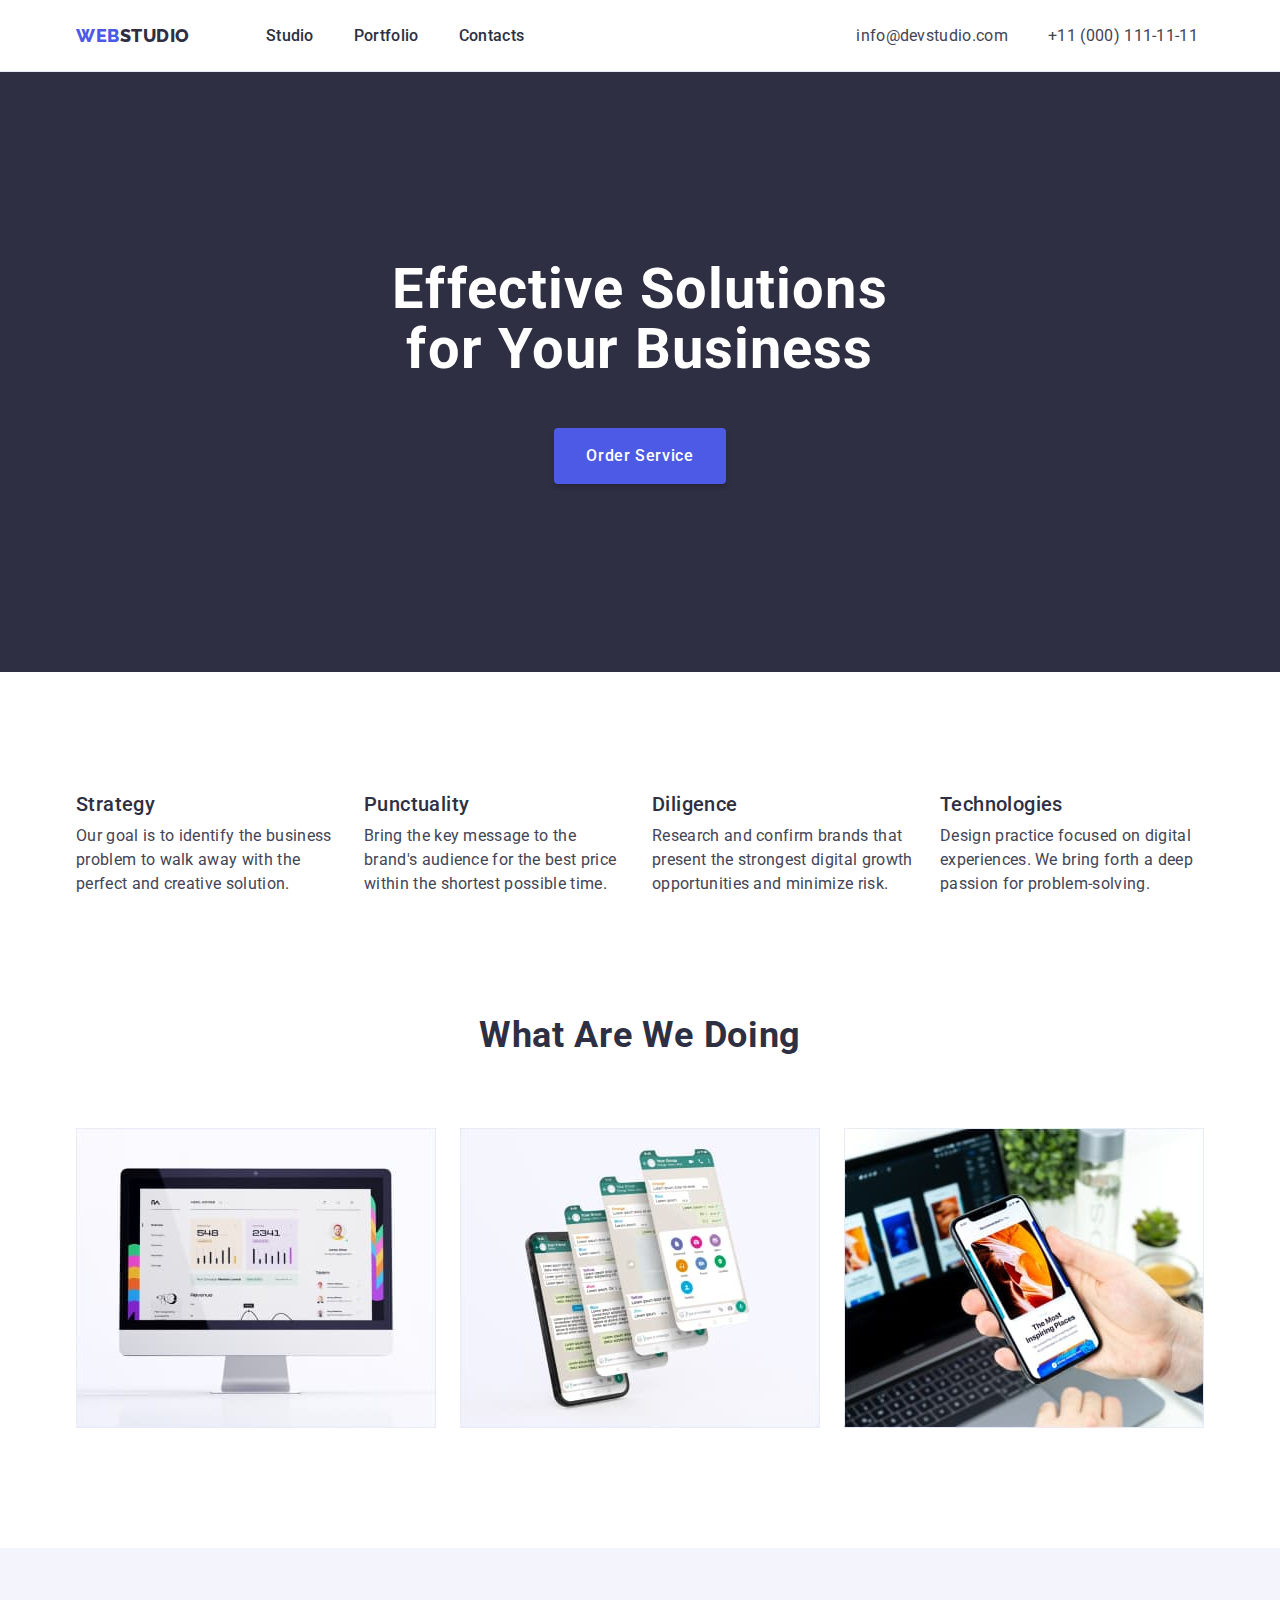
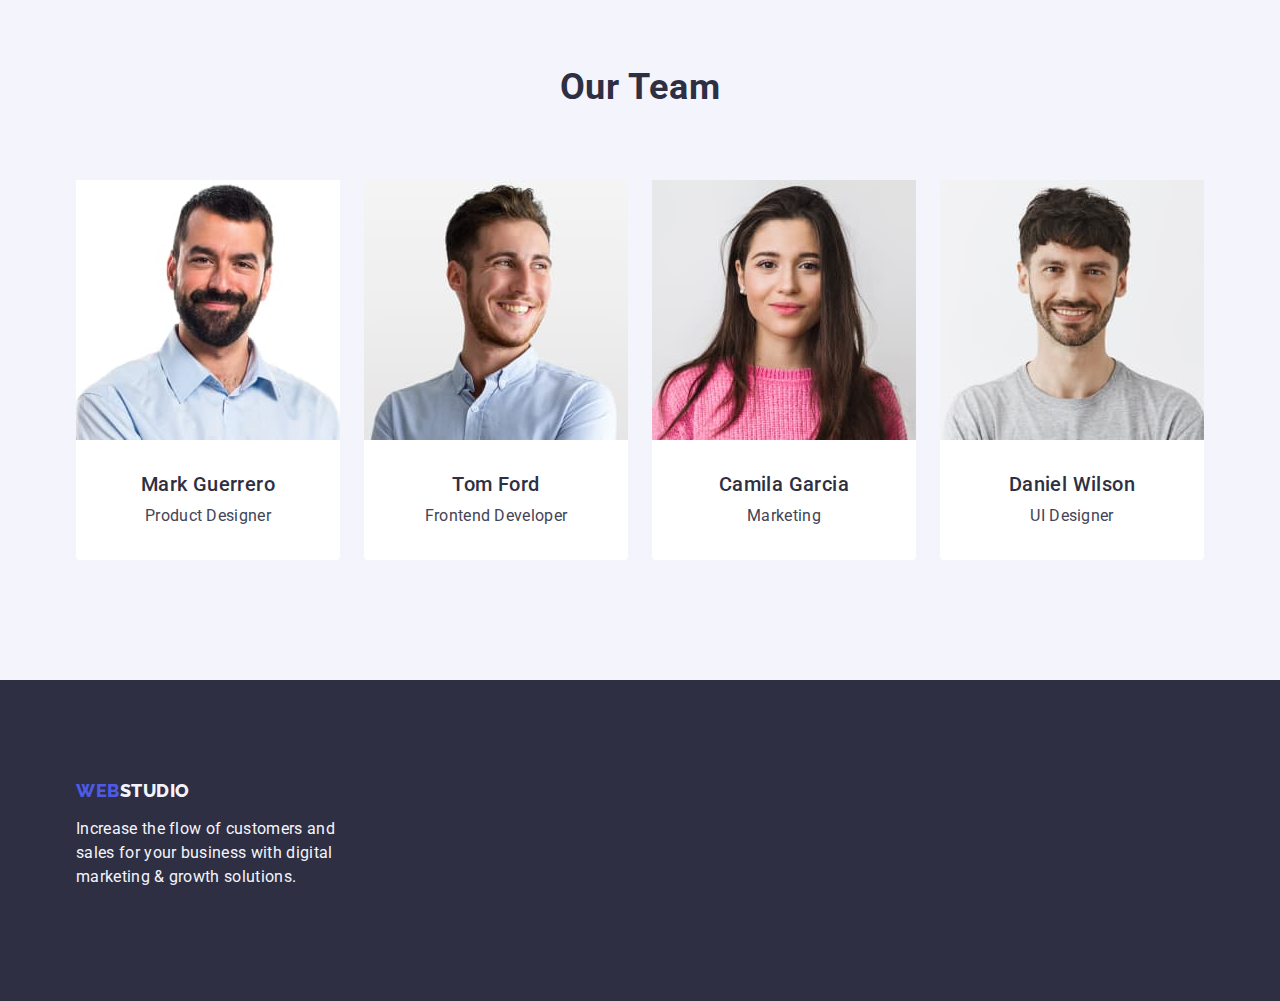
<file: index.html>
<!DOCTYPE html>
<html lang="en">
  <head>
    <meta charset="UTF-8" />
    <meta name="viewport" content="width=device-width, initial-scale=1.0" />
    <meta http-equiv="X-UA-Compatible" content="IE=edge" />
    <link rel="shortcut icon" href="./images//logo.svg" type="image/svg" />
    <link rel="preconnect" href="https://fonts.googleapis.com" />
    <link rel="preconnect" href="https://fonts.gstatic.com" crossorigin />
    <link
      href="https://fonts.googleapis.com/css2?family=Raleway:wght@800&family=Roboto:wght@400;500;700;900&display=swap"
      rel="stylesheet"
    />
    <link
      rel="stylesheet"
      href="https://cdn.jsdelivr.net/npm/modern-normalize@2.0.0/modern-normalize.min.css"
    />
    <link href="./css/styles.css" rel="stylesheet" />
    <title>WebStudio</title>
  </head>
  <body>
    <!-- Header -->

    <header class="section header">
      <div class="container">
        <nav class="header__nav">
          <a class="header__logo link" href="./index.html"
            >Web<span class="header__logo-studio">Studio</span></a
          >
          <ul class="menu list">
            <li class="menu__item">
              <a class="menu__link link" href="./index.html"> Studio</a>
            </li>
            <li class="menu__item">
              <a class="menu__link link" href="./portfolio.html"> Portfolio</a>
            </li>
            <li class="menu__item">
              <a class="menu__link link" href=""> Contacts</a>
            </li>
          </ul>
        </nav>
        <address class="header__address">
          <ul class="header__address__list list">
            <li class="header__address__item">
              <a
                class="header__address__link link"
                href="mailto:info@devstudio.com"
                >info@devstudio.com</a
              >
            </li>
            <li class="header__address__item">
              <a class="header__address__link link" href="tel:+110001111111"
                >+11 (000) 111-11-11</a
              >
            </li>
          </ul>
        </address>
      </div>
    </header>

    <main class="main">
      <!-- Hero -->
      <section class="section hero">
        <div class="container">
          <h1 class="hero__head-title">
            Effective Solutions<br />
            for Your Business
          </h1>
          <button class="hero__button" type="button">Order Service</button>
        </div>
      </section>

      <!-- Our advantages -->

      <section class="section advantages">
        <div class="container">
          <h2 class="advantages__head-title visually-hidden">Our advantages</h2>
          <ul class="advantages__list list">
            <li class="advantages__item">
              <h3 class="advantages__title">Strategy</h3>
              <p class="advantages__text">
                Our goal is to identify the business problem to walk away with
                the perfect and creative solution.
              </p>
            </li>
            <li class="advantages__item">
              <h3 class="advantages__title">Punctuality</h3>
              <p class="advantages__text">
                Bring the key message to the brand's audience for the best price
                within the shortest possible time.
              </p>
            </li>
            <li class="advantages__item">
              <h3 class="advantages__title">Diligence</h3>
              <p class="advantages__text">
                Research and confirm brands that present the strongest digital
                growth opportunities and minimize risk.
              </p>
            </li>
            <li class="advantages__item">
              <h3 class="advantages__title">Technologies</h3>
              <p class="advantages__text">
                Design practice focused on digital experiences. We bring forth a
                deep passion for problem-solving.
              </p>
            </li>
          </ul>
        </div>
      </section>

      <!-- What are we doing -->

      <section class="section about">
        <div class="container">
          <h2 class="about__head-title">What are we doing</h2>
          <ul class="about__list list">
            <li class="about__item">
              <img
                class="about__image"
                src="./images/webstudio/picture-1.jpg"
                alt="Desktop"
                width="360"
                height="300"
              />
            </li>
            <li class="about__item">
              <img
                class="about__image"
                src="./images/webstudio/picture-2.jpg"
                alt="Mobile screens"
                width="360"
                height="300"
              />
            </li>
            <li class="about__item">
              <img
                class="about__image"
                src="./images/webstudio/picture-3.jpg"
                alt="Mobile in hand"
                width="360"
                height="300"
              />
            </li>
          </ul>
        </div>
      </section>

      <!-- Our Team -->

      <section class="section team">
        <div class="container">
          <h2 class="team__head-title">Our Team</h2>
          <ul class="team__list list">
            <li class="team__item">
              <img
                class="team__image"
                src="./images/webstudio/employee-mark-guerrero.jpg"
                alt="Employee Mark Guerrero"
                width="264"
                height="260"
              />
              <div class="team__item--content">
                <h3 class="team__title">Mark Guerrero</h3>
                <p class="team__text">Product Designer</p>
              </div>
            </li>
            <li class="team__item">
              <img
                class="team__image"
                src="./images/webstudio/employee-tom-ford.jpg"
                alt="Employee Tom Ford"
                width="264"
                height="260"
              />
              <div class="team__item--content">
                <h3 class="team__title">Tom Ford</h3>
                <p class="team__text">Frontend Developer</p>
              </div>
            </li>
            <li class="team__item">
              <img
                class="team__image"
                src="./images/webstudio/employee-camila-garcia.jpg"
                alt="Employee Camila Garcia"
                width="264"
                height="260"
              />
              <div class="team__item--content">
                <h3 class="team__title">Camila Garcia</h3>
                <p class="team__text">Marketing</p>
              </div>
            </li>
            <li class="team__item">
              <img
                class="team__image"
                src="./images/webstudio/employee-daniel-wilson.jpg"
                alt="Employee Daniel Wilson"
                width="264"
                height="260"
              />
              <div class="team__item--content">
                <h3 class="team__title">Daniel Wilson</h3>
                <p class="team__text">UI Designer</p>
              </div>
            </li>
          </ul>
        </div>
      </section>
    </main>

    <!-- Footer -->

    <footer id="contacts" class="section footer">
      <div class="container">
        <a class="footer__logo link" href="./index.html"
          >Web<span class="footer__logo-studio">Studio</span></a
        >
        <p class="footer__text">
          Increase the flow of customers and sales for your business with
          digital marketing & growth solutions.
        </p>
      </div>
    </footer>
  </body>
</html>
</file>
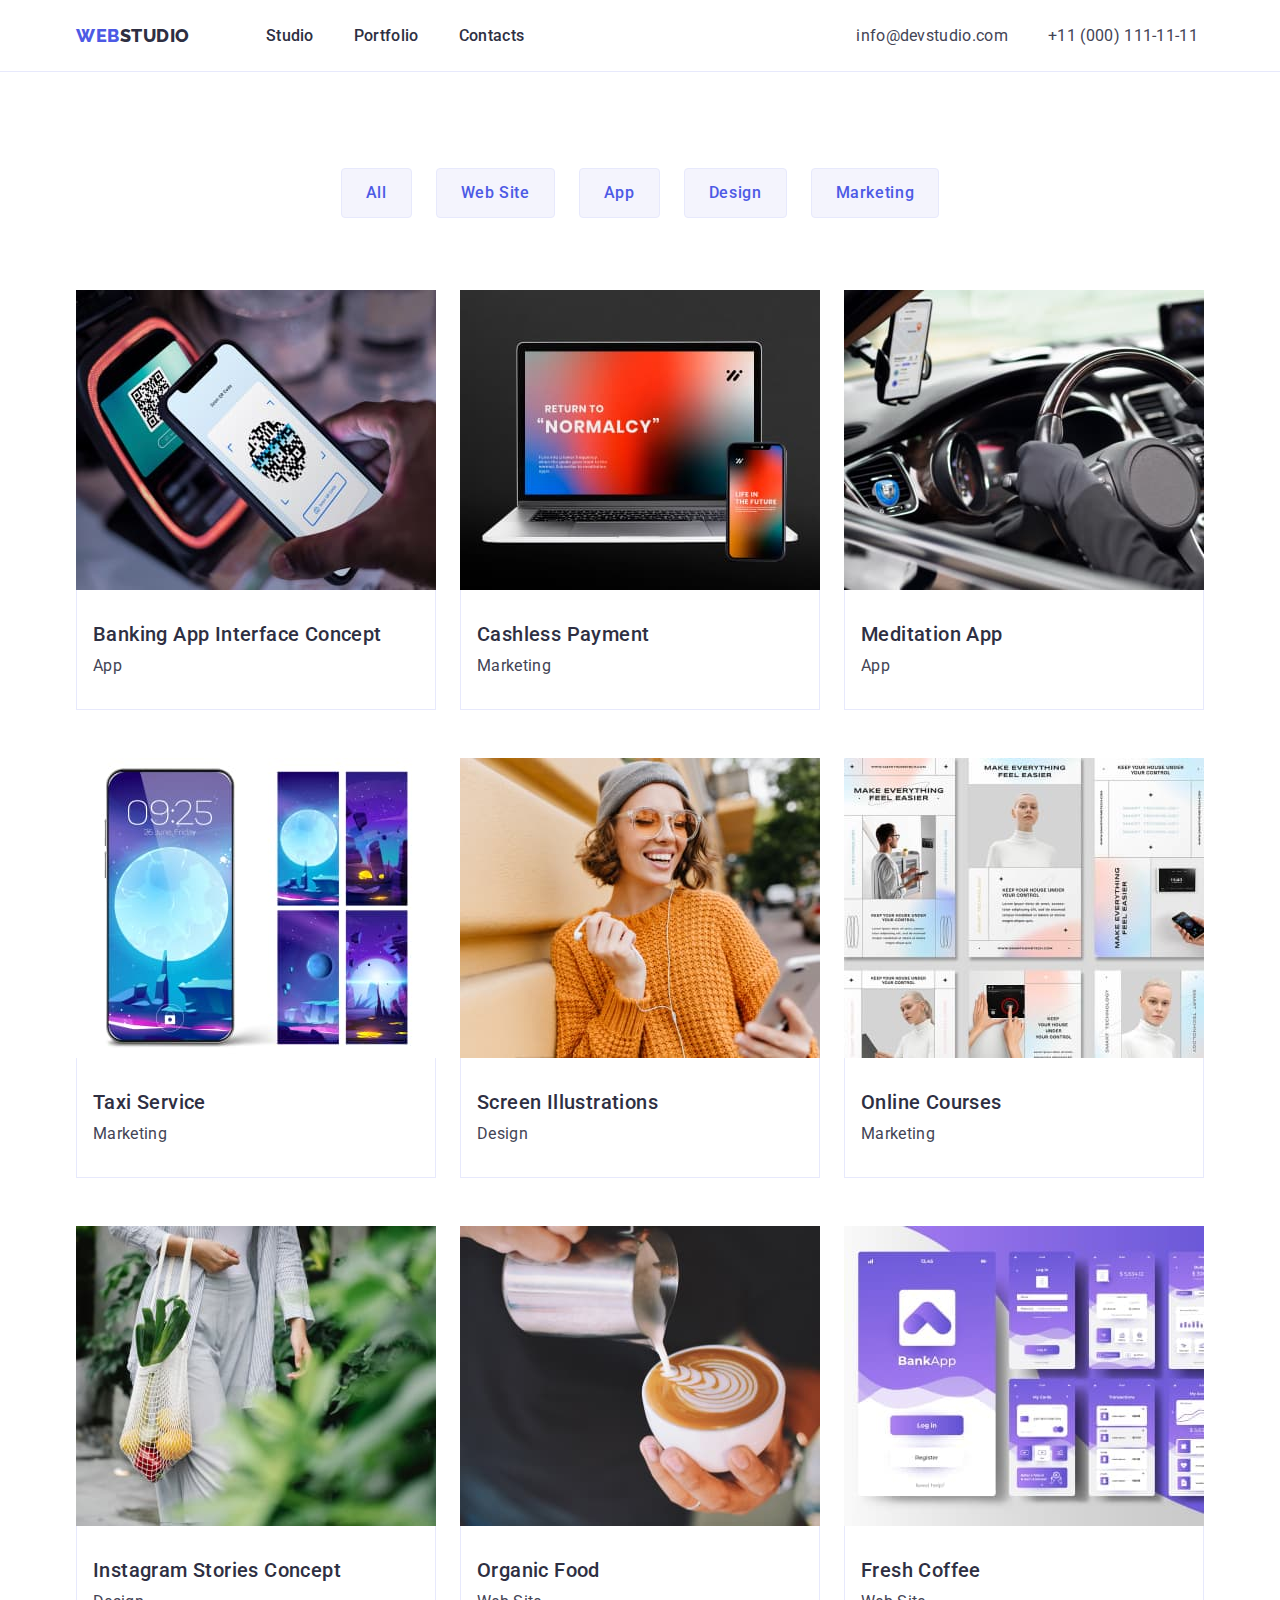
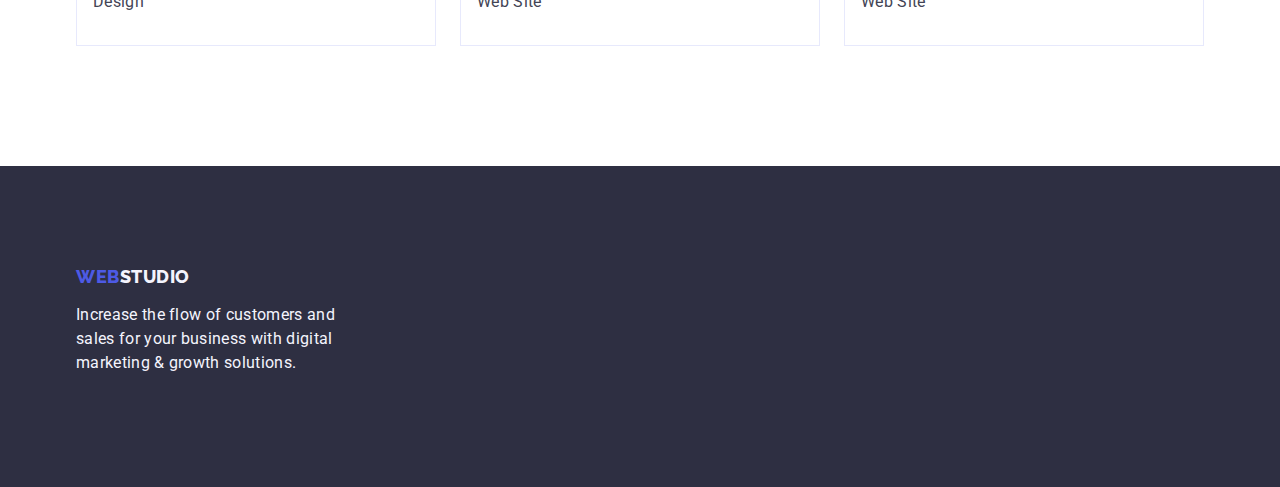
<file: portfolio.html>
<!DOCTYPE html>
<html lang="en">
  <head>
    <meta charset="UTF-8" />
    <meta name="viewport" content="width=device-width, initial-scale=1.0" />
    <meta http-equiv="X-UA-Compatible" content="IE=edge" />
    <link rel="shortcut icon" href="./images//logo.svg" type="image/svg" />
    <link rel="preconnect" href="https://fonts.googleapis.com" />
    <link rel="preconnect" href="https://fonts.gstatic.com" crossorigin />
    <link
      href="https://fonts.googleapis.com/css2?family=Raleway:wght@800&family=Roboto:wght@400;500;700;900&display=swap"
      rel="stylesheet"
    />
    <link
      rel="stylesheet"
      href="https://cdn.jsdelivr.net/npm/modern-normalize@2.0.0/modern-normalize.min.css"
    />
    <link href="./css/styles.css" rel="stylesheet" />
    <title>Portfolio</title>
  </head>
  <body>
    <!-- Header -->

    <header class="section header">
      <div class="container">
        <nav class="header__nav">
          <a class="header__logo link" href="./index.html"
            >Web<span class="header__logo-studio">Studio</span></a
          >
          <ul class="menu list">
            <li class="menu__item">
              <a class="menu__link link" href="./index.html"> Studio</a>
            </li>
            <li class="menu__item">
              <a class="menu__link link" href="./portfolio.html"> Portfolio</a>
            </li>
            <li class="menu__item">
              <a class="menu__link link" href=""> Contacts</a>
            </li>
          </ul>
        </nav>
        <address class="header__address">
          <ul class="header__address__list list">
            <li class="header__address__item">
              <a
                class="header__address__link link"
                href="mailto:info@devstudio.com"
                >info@devstudio.com</a
              >
            </li>
            <li class="header__address__item">
              <a class="header__address__link link" href="tel:+110001111111"
                >+11 (000) 111-11-11</a
              >
            </li>
          </ul>
        </address>
      </div>
    </header>

    <main class="main">
      <!-- Our projects -->
      <section class="section portfolio">
        <div class="container">
          <h1 class="portfolio__head-title visually-hidden">Our projects</h1>
          <ul class="portfolio-btn__list list">
            <li class="portfolio-btn__item">
              <button class="portfolio-btn__button" type="button">All</button>
            </li>
            <li class="portfolio-btn__item">
              <button class="portfolio-btn__button" type="button">
                Web Site
              </button>
            </li>
            <li class="portfolio-btn__item">
              <button class="portfolio-btn__button" type="button">App</button>
            </li>
            <li class="portfolio-btn__item">
              <button class="portfolio-btn__button" type="button">
                Design
              </button>
            </li>
            <li class="portfolio-btn__item">
              <button class="portfolio-btn__button" type="button">
                Marketing
              </button>
            </li>
          </ul>
          <ul class="portfolio-projects list">
            <li class="portfolio-projects__item">
              <a class="portfolio-projects__link link" href="" target="_blank">
                <img
                  class="portfolio-projects__image"
                  src="./images/portfolio/img-1.jpg"
                  alt="App - Banking App Interface Concept"
                  width="360"
                  height="300"
                />
                <div class="portfolio-projects__item--content">
                  <h2 class="portfolio-projects__title">
                    Banking App Interface Concept
                  </h2>
                  <p class="portfolio-projects__text">App</p>
                </div>
              </a>
            </li>
            <li class="portfolio-projects__item">
              <a class="portfolio-projects__link link" href="" target="_blank">
                <img
                  class="portfolio-projects__image"
                  src="./images/portfolio/img-2.jpg"
                  alt="Marketing - Cashless Payment"
                  width="360"
                  height="300"
                />
                <div class="portfolio-projects__item--content">
                  <h2 class="portfolio-projects__title">Cashless Payment</h2>
                  <p class="portfolio-projects__text">Marketing</p>
                </div>
              </a>
            </li>
            <li class="portfolio-projects__item">
              <a class="portfolio-projects__link link" href="" target="_blank">
                <img
                  class="portfolio-projects__image"
                  src="./images/portfolio/img-3.jpg"
                  alt="App - Meditation App"
                  width="360"
                  height="300"
                />
                <div class="portfolio-projects__item--content">
                  <h2 class="portfolio-projects__title">Meditation App</h2>
                  <p class="portfolio-projects__text">App</p>
                </div>
              </a>
            </li>
            <li class="portfolio-projects__item">
              <a class="portfolio-projects__link link" href="" target="_blank">
                <img
                  class="portfolio-projects__image"
                  src="./images/portfolio/img-4.jpg"
                  alt="Marketing - Taxi Service"
                  width="360"
                  height="300"
                />
                <div class="portfolio-projects__item--content">
                  <h2 class="portfolio-projects__title">Taxi Service</h2>
                  <p class="portfolio-projects__text">Marketing</p>
                </div>
              </a>
            </li>
            <li class="portfolio-projects__item">
              <a class="portfolio-projects__link link" href="" target="_blank">
                <img
                  class="portfolio-projects__image"
                  src="./images/portfolio/img-5.jpg"
                  alt="Design - Screen Illustrations"
                  width="360"
                  height="300"
                />
                <div class="portfolio-projects__item--content">
                  <h2 class="portfolio-projects__title">
                    Screen Illustrations
                  </h2>
                  <p class="portfolio-projects__text">Design</p>
                </div>
              </a>
            </li>
            <li class="portfolio-projects__item">
              <a class="portfolio-projects__link link" href="" target="_blank">
                <img
                  class="portfolio-projects__image"
                  src="./images/portfolio/img-6.jpg"
                  alt="Marketing - Online Courses"
                  width="360"
                  height="300"
                />
                <div class="portfolio-projects__item--content">
                  <h2 class="portfolio-projects__title">Online Courses</h2>
                  <p class="portfolio-projects__text">Marketing</p>
                </div>
              </a>
            </li>
            <li class="portfolio-projects__item">
              <a class="portfolio-projects__link link" href="" target="_blank">
                <img
                  class="portfolio-projects__image"
                  src="./images/portfolio/img-7.jpg"
                  alt="Design - Instagram Stories Concept"
                  width="360"
                  height="300"
                />
                <div class="portfolio-projects__item--content">
                  <h2 class="portfolio-projects__title">
                    Instagram Stories Concept
                  </h2>
                  <p class="portfolio-projects__text">Design</p>
                </div>
              </a>
            </li>
            <li class="portfolio-projects__item">
              <a class="portfolio-projects__link link" href="" target="_blank">
                <img
                  class="portfolio-projects__image"
                  src="./images/portfolio/img-8.jpg"
                  alt="Web Site - Organic Food"
                  width="360"
                  height="300"
                />
                <div class="portfolio-projects__item--content">
                  <h2 class="portfolio-projects__title">Organic Food</h2>
                  <p class="portfolio-projects__text">Web Site</p>
                </div>
              </a>
            </li>
            <li class="portfolio-projects__item">
              <a class="portfolio-projects__link link" href="" target="_blank">
                <img
                  class="portfolio-projects__image"
                  src="./images/portfolio/img-9.jpg"
                  alt="Web Site - Fresh Coffee"
                  width="360"
                  height="300"
                />
                <div class="portfolio-projects__item--content">
                  <h2 class="portfolio-projects__title">Fresh Coffee</h2>
                  <p class="portfolio-projects__text">Web Site</p>
                </div>
              </a>
            </li>
          </ul>
        </div>
      </section>
    </main>

    <!-- Footer -->

    <footer id="contacts" class="section footer">
      <div class="container">
        <a class="footer__logo link" href="./index.html"
          >Web<span class="footer__logo-studio">Studio</span></a
        >
        <p class="footer__text">
          Increase the flow of customers and sales for your business with
          digital marketing & growth solutions.
        </p>
      </div>
    </footer>
  </body>
</html>
</file>
<file: css/styles.css>
:root {
  --navyblue: #2e2f42;
  --white: #ffffff;
  --slate: #434455;
  --iris: #4d5ae5;
  --cloud: #f4f4fd;
  --cornflower: #e7e9fc;
  --ocean: #404bbf;
}

body {
  font-family: "Roboto", sans-serif;
  color: var(--slate);
  background-color: var(--white);
}

p,
h1,
h2,
h3,
h4,
h5,
h6 {
  margin: 0;
}

ul,
ol {
  padding-left: 0;
  margin: 0;
}

button {
  cursor: pointer;
}

img {
  display: block;
}

.link {
  text-decoration: none;
}

.list {
  list-style: none;
}

.main {
}

.container {
  width: 1158px;
  margin: 0 auto;
  padding: 0 15px;
}

.section {
}

.visually-hidden {
  position: absolute;
  width: 1px;
  height: 1px;
  margin: -1px;
  border: 0;
  padding: 0;
  white-space: nowrap;
  clip-path: inset(100%);
  clip: rect(0 0 0 0);
  overflow: hidden;
}

/* Header */

.header {
  display: flex;
  justify-content: center;
  align-items: center;
  background-color: #ffffff;
  height: 72px;
  border-bottom: 1px solid #e7e9fc;
}

.header .container {
  display: flex;
  align-items: center;
}

.header__nav {
  display: flex;
  align-items: center;
}

.header__logo {
  font-family: "Raleway", sans-serif;
  font-size: 18px;
  font-weight: 800;
  line-height: 1.17;
  letter-spacing: 0.03em;
  text-transform: uppercase;
  color: var(--iris);
  margin-right: 76px;
}

.header__logo-studio {
  color: var(--navyblue);
}

.menu {
  display: flex;
  flex-direction: row;
  margin-right: 332px;

  gap: 40px;
}

.menu__item {
}

.menu__link {
  color: var(--navyblue);
  font-size: 16px;
  font-weight: 500;
  line-height: 1.5;
  letter-spacing: 0.02em;

  padding: 24px 0;
}
.menu__link:hover,
.menu__link:focus {
  color: var(--ocean);
}

.header__address {
  font-style: normal;
}

.header__address__list {
  display: flex;
  flex-direction: row;
}

.header__address__item {
}

.header__address__item:not(:last-child) {
  margin-right: 40px;
}

.header__address__link {
  color: var(--slate);
  font-size: 16px;
  line-height: 1.5;
  letter-spacing: 0.02em;
}

.header__address__link:hover,
.header__address__link:focus {
  color: var(--ocean);
}

/* Hero */

.section {
}

.hero {
  height: 600px;
  background-color: var(--navyblue);
  padding: 188px 0;
}

.hero .container {
  display: flex;
  flex-direction: column;
  justify-content: center;
  align-items: center;
}

.hero__head-title {
  color: var(--white);
  text-align: center;
  font-size: 56px;
  line-height: 1.07;
  letter-spacing: 0.02em;
  margin-bottom: 48px;
  max-width: 496px;
}
.hero__button {
  color: var(--white);
  font-size: 16px;
  font-weight: 500;
  line-height: 1.5;
  letter-spacing: 0.04em;

  padding: 16px 32px;

  border-radius: 4px;
  background: var(--iris);
  box-shadow: 0px 4px 4px 0px rgba(0, 0, 0, 0.15);

  min-width: 169px;
  height: 56px;
  border: none;
}

.hero__button:hover,
.hero__button:focus {
  background-color: var(--ocean);
}

/* Our advantages */

.advantages {
  display: flex;
  justify-content: center;
  padding: 120px 0;
}

.advantages__head-title {
}

.advantages__list {
  display: flex;
  gap: 24px;
}

.advantages__item {
  width: calc((100% - 72px) / 4);
}

.advantages__title {
  color: var(--navyblue);
  font-size: 20px;
  font-weight: 500;
  line-height: 1.2;
  letter-spacing: 0.02em;
  margin-bottom: 8px;
}

.advantages__text {
  color: var(--slate);
  font-size: 16px;
  line-height: 1.5;
  letter-spacing: 0.02em;
}

/* What are we doing */

.about {
  display: flex;
  justify-content: center;
  padding-bottom: 120px;
}

.about__head-title {
  color: var(--navyblue);
  text-align: center;
  font-size: 36px;
  line-height: 1.11;
  letter-spacing: 0.02em;
  text-transform: capitalize;
  margin-bottom: 72px;
}

.about__list {
  display: flex;
  gap: 24px;
}

.about__item {
  width: calc((100% - 48px) / 3);
}

.about__image {
}

/* Our Team */

.team {
  display: flex;
  justify-content: center;
  background: var(--cloud);
  padding: 120px 0;
}

.team__head-title {
  color: var(--navyblue);
  text-align: center;
  font-size: 36px;
  line-height: 1.11;
  letter-spacing: 0.02em;
  text-transform: capitalize;
  margin-bottom: 72px;
}

.team__list {
  display: flex;
  gap: 24px;
}

.team__item {
  width: calc((100% - 72px) / 4);
  background-color: var(--white);
  border-radius: 0px 0px 4px 4px;
}

.team__image {
}

.team__item--content {
  height: 120px;
  padding: 32px 0;
}

.team__title {
  color: var(--navyblue);
  text-align: center;
  font-size: 20px;
  font-weight: 500;
  line-height: 1.2;
  letter-spacing: 0.02em;
  margin-bottom: 8px;
}

.team__text {
  color: var(--slate);
  text-align: center;
  font-size: 16px;
  line-height: 1.5;
  letter-spacing: 0.02em;
}

/* Portfolio */

.portfolio {
  padding: 96px 0 120px 0;
}

.portfolio__head-title {
}

.portfolio-btn__list {
  display: flex;
  justify-content: center;
  gap: 24px;
  margin-bottom: 72px;
}

.portfolio-btn__item {
}

.portfolio-btn__button {
  padding: 12px 24px;
  color: var(--iris);
  text-align: center;
  font-size: 16px;
  font-weight: 500;
  line-height: 1.5;
  letter-spacing: 0.04em;

  border-radius: 4px;
  border: 1px solid var(--cornflower);
  background: var(--cloud);
}

.portfolio-btn__button:hover,
.portfolio-btn__button:focus,
.portfolio-btn__button:active {
  color: var(--white);
  background: var(--ocean);
  border: 1px solid transparent;
}

.portfolio-projects {
  display: flex;
  flex-wrap: wrap;
  gap: 48px 24px;
}

.portfolio-projects__item {
  width: calc((100% - 48px) / 3);
}

.portfolio-projects__link {
}

.portfolio-projects__image {
}

.portfolio-projects__item--content {
  height: 120px;
  padding: 32px 16px;

  border: 1px solid var(--cornflower);
  border-top: none;
  background: var(--white);
}

.portfolio-projects__title {
  color: var(--navyblue);
  font-size: 20px;
  font-weight: 500;
  line-height: 1.2;
  letter-spacing: 0.02em;

  margin-bottom: 8px;
}

.portfolio-projects__text {
  color: var(--slate);
  font-size: 16px;
  line-height: 1.5;
  line-height: 1.5;
  letter-spacing: 0.02em;
}

/* Footer */
.footer {
  padding: 100px 0;
  background-color: var(--navyblue);
  height: 321px;
}

.footer__logo {
  font-family: "Raleway", sans-serif;
  font-size: 18px;
  font-weight: 800;
  line-height: 1.17;
  letter-spacing: 0.03em;
  text-transform: uppercase;
  color: var(--iris);

  display: inline-block;
  margin-bottom: 16px;
}

.footer__logo-studio {
  color: var(--cloud);
}

.footer__text {
  color: var(--cloud);
  font-size: 16px;
  line-height: 1.5;
  letter-spacing: 0.02em;

  max-width: 264px;
}
</file>
